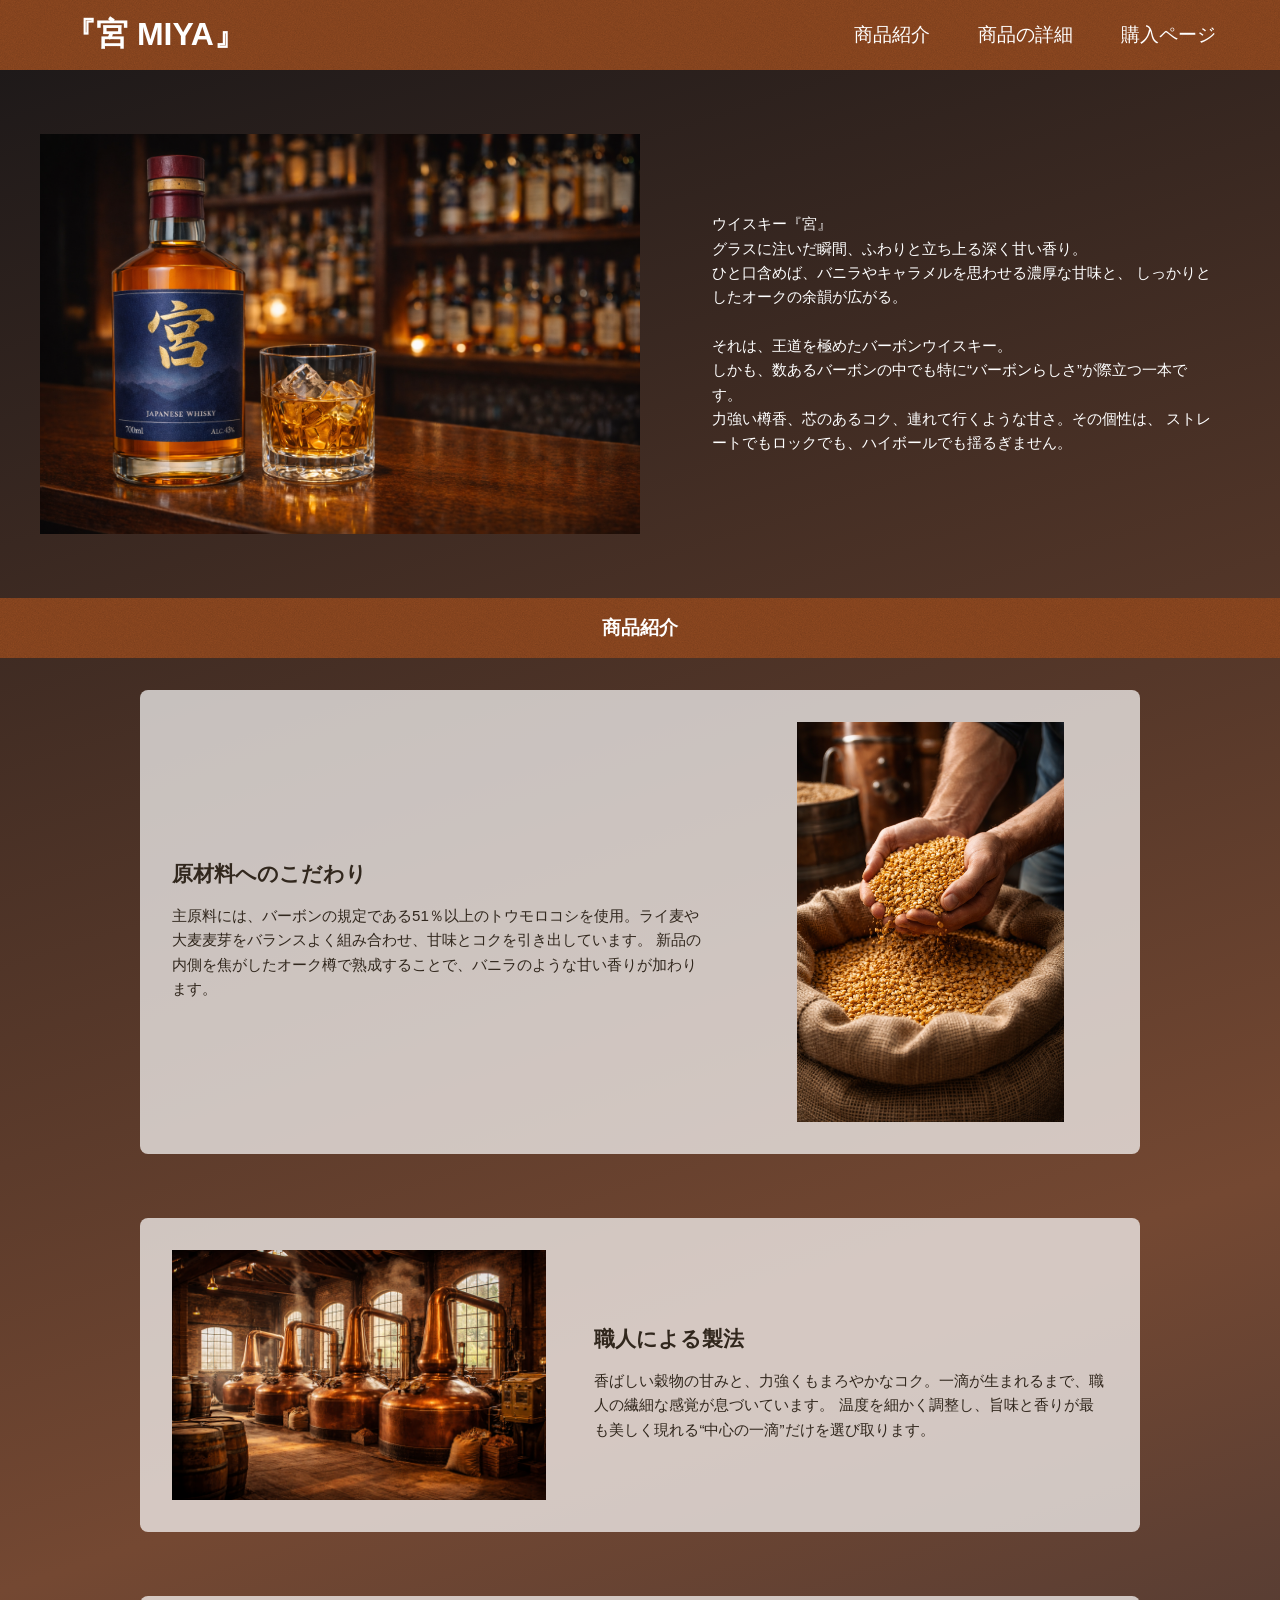
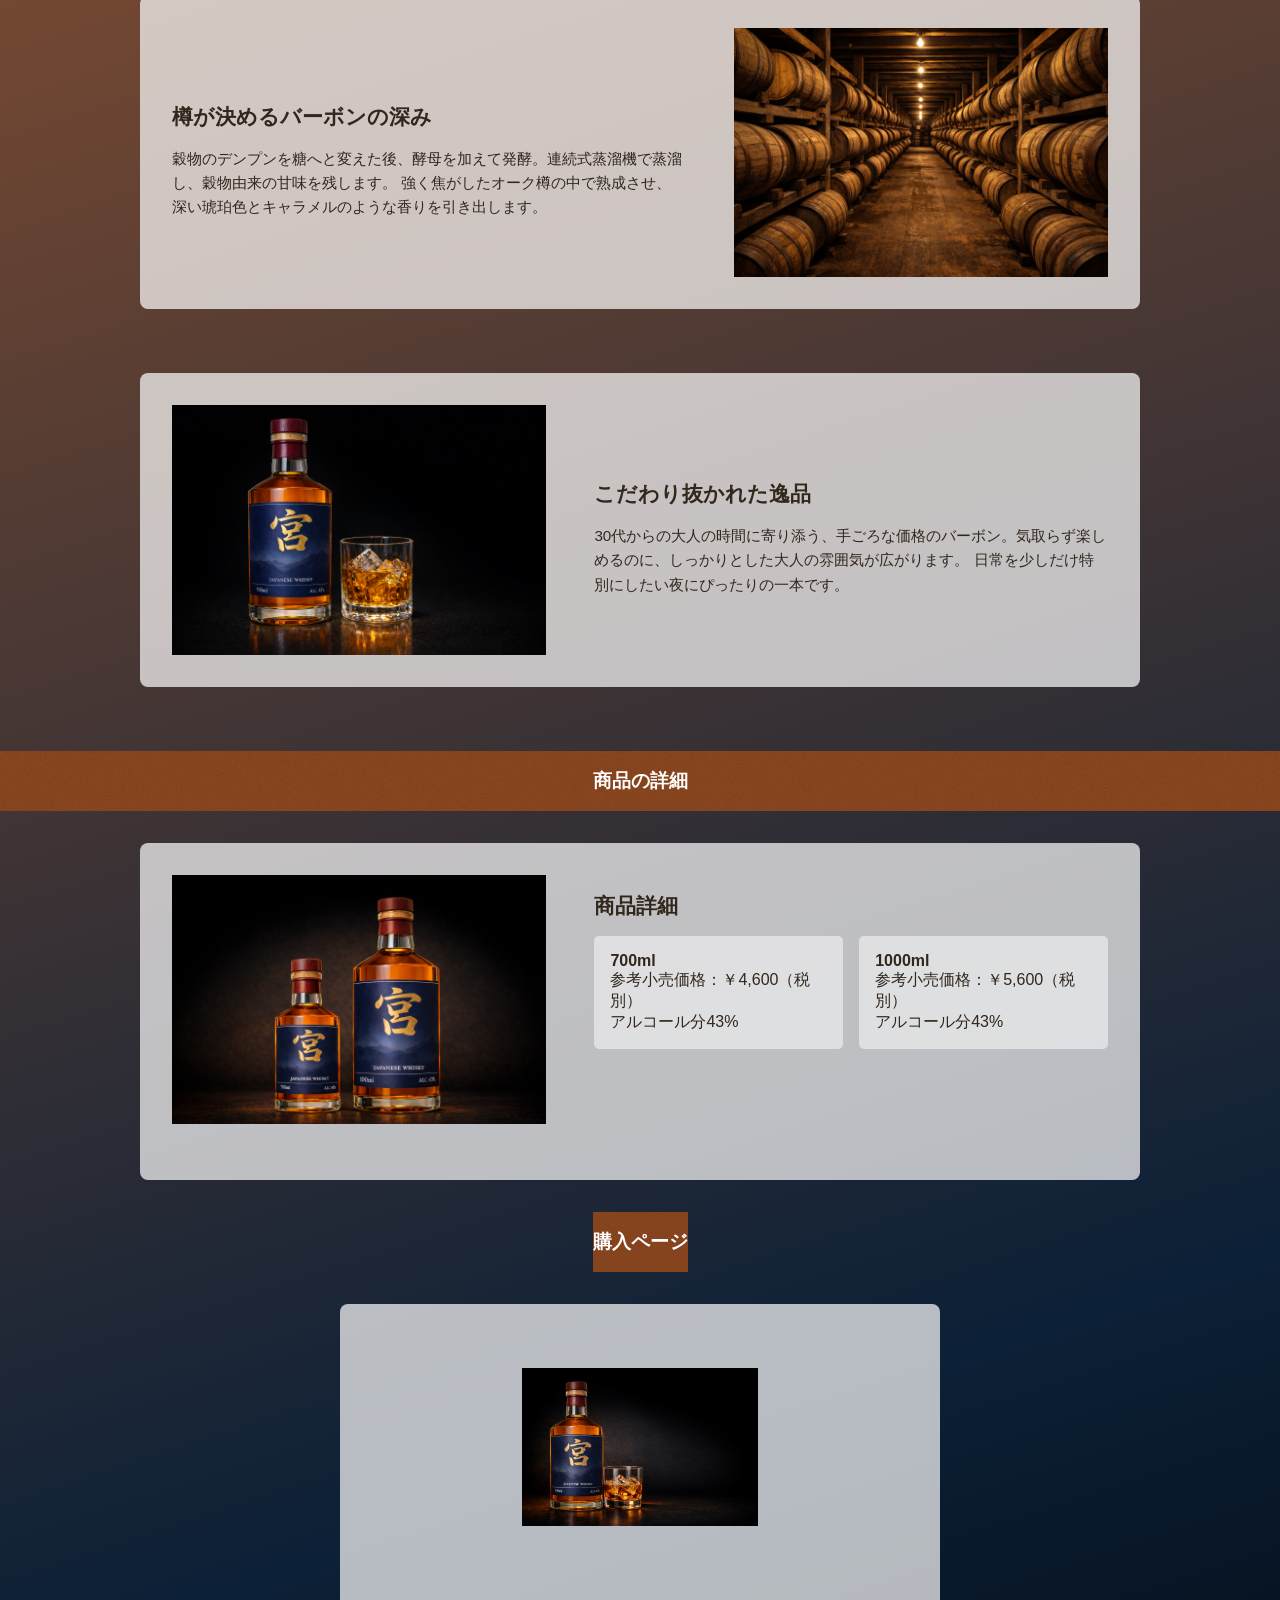
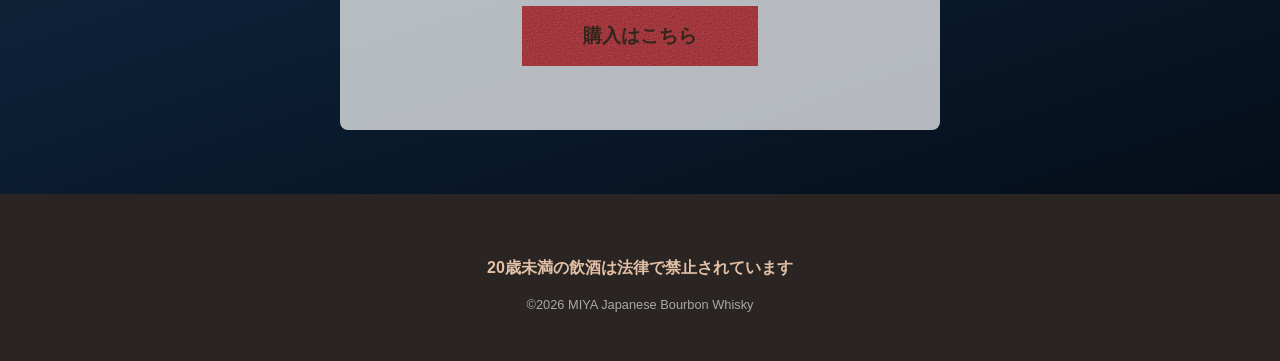
<file: index.html>
<!DOCTYPE html>
<html lang="ja">
<head>
    <meta charset="UTF-8">
    <meta name="viewport" content="width=device-width, initial-scale=1.0">
    <title>ウイスキー『宮』</title>
    <meta name="description" content="国産ウイスキー宮の商品サイトです">
    
    <meta property="og:locale" content="ja_JP">
    <meta property="og:type" content="website">
    <meta property="og:site_name" content="ウイスキー『宮』">
    <meta property="og:title" content="ウイスキー『宮』">
    <meta property="og:description" content="国産ウイスキー宮の商品サイトです">
    <meta property="og:url" content="https://yoshida9029.github.io/miyawebpage/">
    <meta property="og:image" content="https://github.com/yoshida9029/miyawebpage/blob/main/image/ogpimage.jpg?raw=true">
    <meta property="og:image:width" content="1200">
    <meta property="og:image:height" content="630">
    <meta name="twitter:card" content="summary_large_image">
    <meta name="robots" content="noindex,nofollow">

    <link rel="stylesheet" href="css/style.css">
</head>

<body>
    <header class="title01">
        <h1>『宮 MIYA』</h1>
        
        <button class="drawerButton">
            <span></span>
            <span></span>
            <span></span>
        </button>

        <nav id="drawerMenu">
            <ul>
                <li><a href="#title02">商品紹介</a></li>
                <li><a href="#title03">商品の詳細</a></li>
                <li><a href="#title04">購入ページ</a></li>
            </ul>
        </nav>
    </header>

    <main>
        <section class="sec01">
            <img class="bar" src="image/bar,Image01.png" alt="バーカウンターに置かれているウイスキー">
            <div class="text01-wrap">
                <p class="text01">ウイスキー『宮』<br>
                    グラスに注いだ瞬間、ふわりと立ち上る深く甘い香り。<br>
                    ひと口含めば、バニラやキャラメルを思わせる濃厚な甘味と、
                    しっかりとしたオークの余韻が広がる。<br><br>
                    それは、王道を極めたバーボンウイスキー。<br>
                    しかも、数あるバーボンの中でも特に“バーボンらしさ”が際立つ一本です。<br>
                    力強い樽香、芯のあるコク、連れて行くような甘さ。その個性は、
                    ストレートでもロックでも、ハイボールでも揺るぎません。
                </p>
            </div>
        </section>

        <section class="merchandise">
            <h3 id="title02" class="section-title">商品紹介</h3>
            
            <article class="merchandise-item">
                <img class="item-img" src="image/wheat,Image.png" alt="麦">
                <div class="item-content">
                    <h2>原材料へのこだわり</h2>
                    <p>
                        主原料には、バーボンの規定である51％以上のトウモロコシを使用。ライ麦や大麦麦芽をバランスよく組み合わせ、甘味とコクを引き出しています。
                        新品の内側を焦がしたオーク樽で熟成することで、バニラのような甘い香りが加わります。
                    </p>
                </div>
            </article>

            <article class="merchandise-item">
                <img class="item-img" src="image/pot,Image.png" alt="蒸留器">
                <div class="item-content">
                    <h2>職人による製法</h2>
                    <p>
                        香ばしい穀物の甘みと、力強くもまろやかなコク。一滴が生まれるまで、職人の繊細な感覚が息づいています。
                        温度を細かく調整し、旨味と香りが最も美しく現れる“中心の一滴”だけを選び取ります。
                    </p>
                </div>
            </article>

            <article class="merchandise-item">
                <img class="item-img" src="image/barrel,Image.png" alt="樽">
                <div class="item-content">
                    <h2>樽が決めるバーボンの深み</h2>
                    <p>
                        穀物のデンプンを糖へと変えた後、酵母を加えて発酵。連続式蒸溜機で蒸溜し、穀物由来の甘味を残します。
                        強く焦がしたオーク樽の中で熟成させ、深い琥珀色とキャラメルのような香りを引き出します。
                    </p>
                </div>
            </article>

            <article class="merchandise-item">
                <img class="item-img" src="image/bottle,glass01Image.png" alt="ボトル">
                <div class="item-content">
                    <h2>こだわり抜かれた逸品</h2>
                    <p>
                        30代からの大人の時間に寄り添う、手ごろな価格のバーボン。気取らず楽しめるのに、しっかりとした大人の雰囲気が広がります。
                        日常を少しだけ特別にしたい夜にぴったりの一本です。
                    </p>
                </div>
            </article>
        </section>

        <section class="price">
            <h3 id="title03" class="section-title">商品の詳細</h3>
            <article class="towbottleall">
                <img class="towbottleimg" src="image/bottle2,Image.png" alt="ボトル比較">
                <div class="details-content">
                    <h2>商品詳細</h2>
                    <div class="bottle-lists">
                        <ul>
                            <li><strong>700ml</strong></li>
                            <li>参考小売価格：￥4,600（税別）</li>
                            <li>アルコール分43%</li>
                        </ul>
                        <ul>
                            <li><strong>1000ml</strong></li>
                            <li>参考小売価格：￥5,600（税別）</li>
                            <li>アルコール分43%</li>
                        </ul>
                    </div>
                </div>
            </article>
        </section>

        <section class="shopall">
            <h3 id="title04" class="section-title">購入ページ</h3>
            <article class="shoppage">
                <img src="image/bottle,glass02Image.png" alt="購入" class="shopimg01">
                <div class="shop-btn-wrapper">
                    <input type="button" value="購入はこちら" class="shop01">
                </div>
            </article>
        </section>
    </main>

    <footer class="footer">
        <h3 class="alert">20歳未満の飲酒は法律で禁止されています</h3>
        <small class="copy">&copy;2026 MIYA Japanese Bourbon Whisky</small>
    </footer>

    <script>
        const drawerButton = document.querySelector('.drawerButton');
        const drawerMenu = document.querySelector('#drawerMenu');

        drawerButton.addEventListener('click', () => {
            drawerButton.classList.toggle('active');
            drawerMenu.classList.toggle('active');
        });

        const navLinks = document.querySelectorAll('#drawerMenu a');
        navLinks.forEach(link => {
            link.addEventListener('click', () => {
                drawerButton.classList.remove('active');
                drawerMenu.classList.remove('active');
            });
        });
    </script>
</body>
</html>
</file>
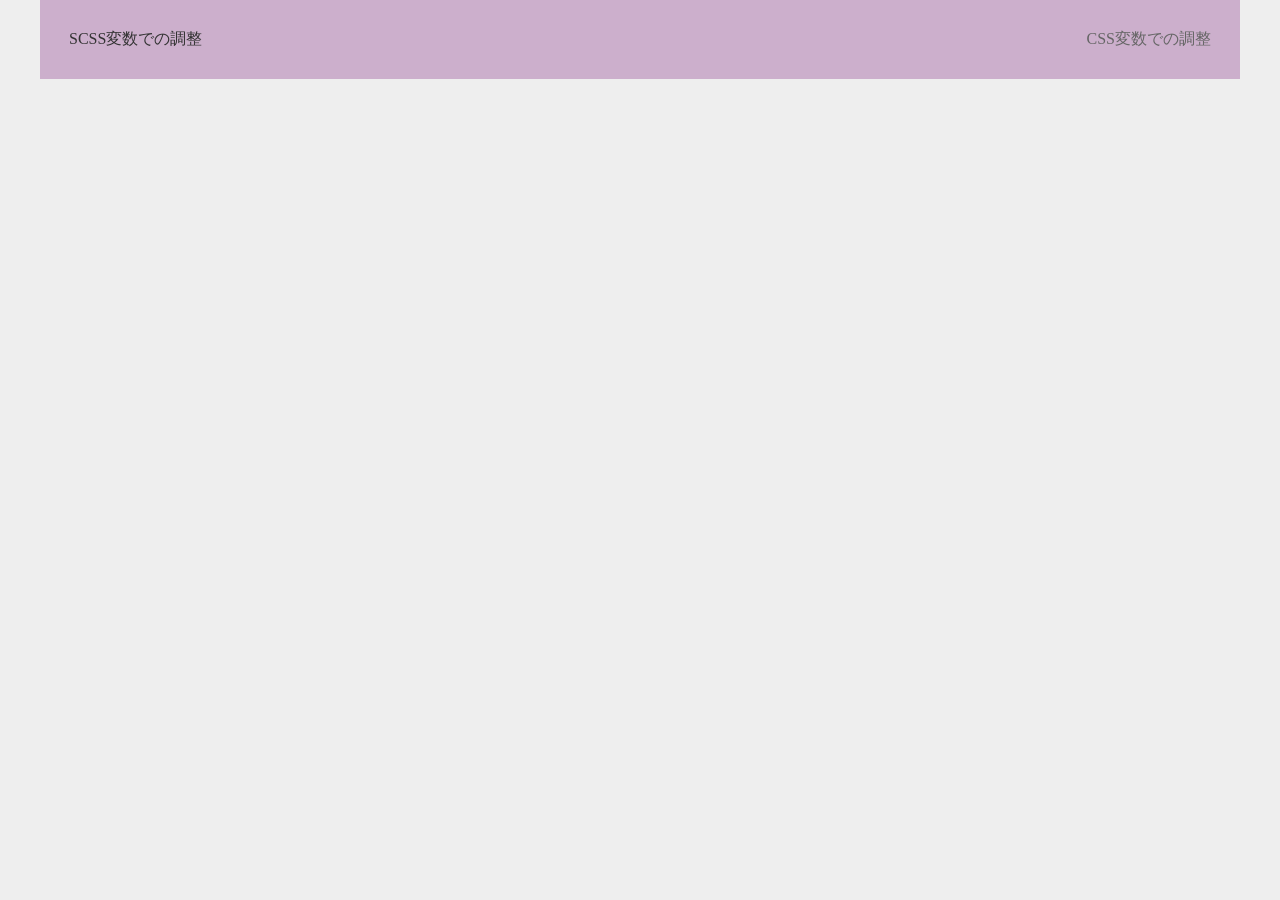
<file: variables/index.html>
<!DOCTYPE html>
<html lang="ja">

<head>
    <meta charset="UTF-8">
    <meta name="viewport" content="width=device-width, initial-scale=1.0">
    <title>Document</title>
    <link rel="stylesheet" href="css/style.css">
</head>

<body>
    <section class="sec">
        <p class="test01">SCSS変数での調整</p>
        <p class="test02">CSS変数での調整</p>
    </section>

</body>

</html>
</file>
<file: css/style.css>
body {
  background: #1A1718;
  background: linear-gradient(162deg, rgb(26, 23, 24) 0%, rgb(116, 72, 50) 40%, rgb(12, 32, 55) 82%, rgb(3, 8, 16) 100%);
  color: white;
  font-family: sans-serif;
  margin: 0;
  overflow-x: hidden;
}

ul {
  list-style: none;
  padding: 0;
  margin: 0;
}

a {
  color: inherit;
  text-decoration: none;
}

.section-title {
  background-image: url("../image/header,image1.png");
  background-size: cover;
  background-position: center;
  height: 60px;
  display: flex;
  align-items: center;
  justify-content: center;
  margin: 2rem 0;
}

.title01 {
  display: flex;
  justify-content: space-between;
  align-items: center;
  padding: 0 1.5rem;
  height: 70px;
  background-image: url("../image/header,image1.png");
  background-size: cover;
  position: relative;
  z-index: 100;
}
.title01 h1 {
  font-size: 1.2rem;
}
.title01 .drawerButton {
  background: transparent;
  border: none;
  cursor: pointer;
  display: flex;
  flex-direction: column;
  gap: 5px;
  z-index: 110;
}
.title01 .drawerButton span {
  display: block;
  width: 25px;
  height: 2px;
  background-color: white;
  transition: 0.3s;
}
.title01 .drawerButton.active span:nth-child(1) {
  transform: translateY(7px) rotate(45deg);
}
.title01 .drawerButton.active span:nth-child(2) {
  opacity: 0;
}
.title01 .drawerButton.active span:nth-child(3) {
  transform: translateY(-7px) rotate(-45deg);
}
.title01 #drawerMenu {
  position: fixed;
  top: 0;
  right: -100%;
  width: 80%;
  height: 100vh;
  background: rgba(26, 23, 24, 0.98);
  transition: 0.3s;
  padding-top: 100px;
  z-index: 105;
}
.title01 #drawerMenu.active {
  right: 0;
}
.title01 #drawerMenu ul {
  display: flex;
  flex-direction: column;
  align-items: center;
  gap: 2rem;
}
.title01 #drawerMenu ul a {
  font-size: 1.2rem;
}

.sec01 {
  text-align: center;
}
.sec01 .bar {
  width: 100%;
  height: auto;
}
.sec01 .text01-wrap {
  padding: 2rem 1.5rem;
  line-height: 1.8;
  font-size: 0.9rem;
}

.merchandise-item, .towbottleall, .shoppage {
  background-color: rgba(255, 255, 255, 0.7);
  color: #31271D;
  margin: 0 1rem 3rem;
  padding: 2rem;
  border-radius: 8px;
  text-align: center;
  box-sizing: border-box;
}

.item-img, .towbottleimg, .shopimg01 {
  max-width: 100%;
  height: auto;
  max-height: 250px;
  -o-object-fit: contain;
     object-fit: contain;
  margin-bottom: 1.5rem;
}

h2 {
  font-size: 1.3rem;
  margin-bottom: 1rem;
}

p {
  text-align: left;
  font-size: 0.95rem;
  line-height: 1.6;
  margin: 0;
}

.bottle-lists {
  display: flex;
  flex-direction: column;
  gap: 1rem;
}
.bottle-lists ul {
  background: rgba(255, 255, 255, 0.5);
  padding: 1rem;
  border-radius: 5px;
  text-align: left;
}

.shopall {
  display: flex;
  flex-direction: column;
  align-items: center;
}
.shopall .shoppage {
  width: calc(100% - 2rem);
  max-width: 600px;
  display: flex;
  flex-direction: column;
  align-items: center;
}
.shopall .shop-btn-wrapper {
  width: 100%;
  display: flex;
  justify-content: center;
  margin-top: 1rem;
}
.shopall .shop01 {
  background-image: url("../image/shopbtn01.png");
  background-size: 100% 100%;
  background-repeat: no-repeat;
  background-color: transparent;
  border: none;
  width: 280px;
  height: 60px;
  font-size: 1.2rem;
  font-weight: bold;
  color: #31271D;
  cursor: pointer;
  transition: opacity 0.3s;
}
.shopall .shop01:hover {
  opacity: 0.8;
}

.footer {
  text-align: center;
  padding: 3rem 1rem;
  background: #2a2522;
}
.footer .alert {
  font-size: 1rem;
  color: #e2c0a8;
  margin-bottom: 1rem;
}
.footer .copy {
  font-size: 0.8rem;
  opacity: 0.6;
}

@media (min-width: 900px) {
  .title01 {
    padding: 0 5%;
  }
  .title01 h1 {
    font-size: 2rem;
  }
  .title01 .drawerButton {
    display: none;
  }
  .title01 #drawerMenu {
    position: static;
    width: auto;
    height: auto;
    background: transparent;
    padding-top: 0;
  }
  .title01 #drawerMenu ul {
    flex-direction: row;
    gap: 3rem;
  }
  .sec01 {
    display: flex;
    align-items: center;
    max-width: 1200px;
    margin: 4rem auto;
    gap: 3rem;
  }
  .sec01 .bar {
    width: 50%;
  }
  .sec01 .text01-wrap {
    width: 50%;
    text-align: left;
  }
  .merchandise-item {
    display: flex;
    max-width: 1000px;
    margin: 0 auto 4rem;
    align-items: center;
    gap: 3rem;
    text-align: left;
  }
  .merchandise-item .item-img {
    width: 40%;
    max-height: 400px;
    margin-bottom: 0;
  }
  .merchandise-item .item-content {
    width: 60%;
  }
  .merchandise-item:nth-child(even) {
    flex-direction: row-reverse;
  }
  .shoppage {
    display: flex;
    max-width: 1000px;
    margin: 0 auto 4rem;
    align-items: center;
    gap: 4rem;
    padding: 4rem;
  }
  .shoppage .shopimg01 {
    width: 50%;
    max-height: 500px;
    margin-bottom: 0;
  }
  .shoppage .shop-btn-wrapper {
    width: 50%;
    display: flex;
    justify-content: center;
  }
  .towbottleall {
    display: flex;
    max-width: 1000px;
    margin: 0 auto;
    gap: 3rem;
  }
  .towbottleall .towbottleimg {
    width: 40%;
    max-height: 450px;
  }
  .towbottleall .details-content {
    width: 60%;
    text-align: left;
  }
  .towbottleall .bottle-lists {
    flex-direction: row;
  }
}/*# sourceMappingURL=style.css.map */
</file>
<file: variables/css/style.css>
@charset "UTF-8";
/* これはリセットCSSです */
/* resset.dev • v5.0.2 */
/* # =================================================================
   # Global selectors
   # ================================================================= */
html {
  box-sizing: border-box;
  -webkit-text-size-adjust: 100%;
  /* Prevent adjustments of font size after orientation changes in iOS */
  word-break: normal;
  -moz-tab-size: 4;
  -o-tab-size: 4;
     tab-size: 4;
}

*,
::before,
::after {
  background-repeat: no-repeat;
  /* Set `background-repeat: no-repeat` to all elements and pseudo elements */
  box-sizing: inherit;
}

::before,
::after {
  text-decoration: inherit;
  /* Inherit text-decoration and vertical align to ::before and ::after pseudo elements */
  vertical-align: inherit;
}

* {
  padding: 0;
  /* Reset `padding` and `margin` of all elements */
  margin: 0;
}

/* # =================================================================
   # General elements
   # ================================================================= */
hr {
  overflow: visible;
  /* Show the overflow in Edge and IE */
  height: 0;
  /* Add the correct box sizing in Firefox */
  color: inherit;
  /* Correct border color in Firefox. */
}

details,
main {
  display: block;
  /* Render the `main` element consistently in IE. */
}

summary {
  display: list-item;
  /* Add the correct display in all browsers */
}

small {
  font-size: 80%;
  /* Set font-size to 80% in `small` elements */
}

[hidden] {
  display: none;
  /* Add the correct display in IE */
}

abbr[title] {
  border-bottom: none;
  /* Remove the bottom border in Chrome 57 */
  /* Add the correct text decoration in Chrome, Edge, IE, Opera, and Safari */
  text-decoration: underline;
  -webkit-text-decoration: underline dotted;
          text-decoration: underline dotted;
}

a {
  background-color: transparent;
  /* Remove the gray background on active links in IE 10 */
}

a:active,
a:hover {
  outline-width: 0;
  /* Remove the outline when hovering in all browsers */
}

code,
kbd,
pre,
samp {
  font-family: monospace, monospace;
  /* Specify the font family of code elements */
}

pre {
  font-size: 1em;
  /* Correct the odd `em` font sizing in all browsers */
}

b,
strong {
  font-weight: bolder;
  /* Add the correct font weight in Chrome, Edge, and Safari */
}

/* https://gist.github.com/unruthless/413930 */
sub,
sup {
  font-size: 75%;
  line-height: 0;
  position: relative;
  vertical-align: baseline;
}

sub {
  bottom: -0.25em;
}

sup {
  top: -0.5em;
}

table {
  border-color: inherit;
  /* Correct border color in all Chrome, Edge, and Safari. */
  text-indent: 0;
  /* Remove text indentation in Chrome, Edge, and Safari */
}

iframe {
  border-style: none;
}

/* # =================================================================
   # Forms
   # ================================================================= */
input {
  border-radius: 0;
}

[type=number]::-webkit-inner-spin-button,
[type=number]::-webkit-outer-spin-button {
  height: auto;
  /* Correct the cursor style of increment and decrement buttons in Chrome */
}

[type=search] {
  -webkit-appearance: textfield;
  /* Correct the odd appearance in Chrome and Safari */
  outline-offset: -2px;
  /* Correct the outline style in Safari */
}

[type=search]::-webkit-search-decoration {
  -webkit-appearance: none;
  /* Remove the inner padding in Chrome and Safari on macOS */
}

textarea {
  overflow: auto;
  /* Internet Explorer 11+ */
  resize: vertical;
  /* Specify textarea resizability */
}

button,
input,
optgroup,
select,
textarea {
  font: inherit;
  /* Specify font inheritance of form elements */
}

optgroup {
  font-weight: bold;
  /* Restore the font weight unset by the previous rule */
}

button {
  overflow: visible;
  /* Address `overflow` set to `hidden` in IE 8/9/10/11 */
}

button,
select {
  text-transform: none;
  /* Firefox 40+, Internet Explorer 11- */
}

/* Apply cursor pointer to button elements */
button,
[type=button],
[type=reset],
[type=submit],
[role=button] {
  cursor: pointer;
}

/* Remove inner padding and border in Firefox 4+ */
button::-moz-focus-inner,
[type=button]::-moz-focus-inner,
[type=reset]::-moz-focus-inner,
[type=submit]::-moz-focus-inner {
  border-style: none;
  padding: 0;
}

/* Replace focus style removed in the border reset above */
button:-moz-focusring,
[type=button]::-moz-focus-inner,
[type=reset]::-moz-focus-inner,
[type=submit]::-moz-focus-inner {
  outline: 1px dotted ButtonText;
}

button,
html [type=button],
[type=reset],
[type=submit] {
  -webkit-appearance: button;
  /* Correct the inability to style clickable types in iOS */
}

/* Remove the default button styling in all browsers */
button,
input,
select,
textarea {
  background-color: transparent;
  border-style: none;
}

a:focus,
button:focus,
input:focus,
select:focus,
textarea:focus {
  outline-width: 0;
}

/* Style select like a standard input */
select {
  -moz-appearance: none;
  /* Firefox 36+ */
  -webkit-appearance: none;
  /* Chrome 41+ */
}

select::-ms-expand {
  display: none;
  /* Internet Explorer 11+ */
}

select::-ms-value {
  color: currentColor;
  /* Internet Explorer 11+ */
}

legend {
  border: 0;
  /* Correct `color` not being inherited in IE 8/9/10/11 */
  color: inherit;
  /* Correct the color inheritance from `fieldset` elements in IE */
  display: table;
  /* Correct the text wrapping in Edge and IE */
  max-width: 100%;
  /* Correct the text wrapping in Edge and IE */
  white-space: normal;
  /* Correct the text wrapping in Edge and IE */
  max-width: 100%;
  /* Correct the text wrapping in Edge 18- and IE */
}

::-webkit-file-upload-button {
  /* Correct the inability to style clickable types in iOS and Safari */
  -webkit-appearance: button;
  color: inherit;
  font: inherit;
  /* Change font properties to `inherit` in Chrome and Safari */
}

/* Replace pointer cursor in disabled elements */
[disabled] {
  cursor: default;
}

/* # =================================================================
   # Specify media element style
   # ================================================================= */
img {
  border-style: none;
  /* Remove border when inside `a` element in IE 8/9/10 */
}

/* Add the correct vertical alignment in Chrome, Firefox, and Opera */
progress {
  vertical-align: baseline;
}

/* # =================================================================
   # Accessibility
   # ================================================================= */
/* Specify the progress cursor of updating elements */
[aria-busy=true] {
  cursor: progress;
}

/* Specify the pointer cursor of trigger elements */
[aria-controls] {
  cursor: pointer;
}

/* Specify the unstyled cursor of disabled, not-editable, or otherwise inoperable elements */
[aria-disabled=true] {
  cursor: default;
}

:root {
  --maincolor: #ccafcc;
  --baseColor: #eeeeee;
  --accentColor: #7fffff;
  --paddingS: 0.5rem;
  --contentWidth: 1200px;
}

body {
  background-color: #eeeeee;
}

.sec {
  max-width: 600px;
  max-width: var(--contentWidth);
  margin-inline: auto;
  border: 1px solid #ccafcc;
  padding: var(--paddingS);
  background-color: var(--maincolor);
  display: flex;
  justify-content: space-between;
  align-items: center;
}

.test01 {
  color: #ccafcc;
  color: #333333;
  text-align: center;
  padding: 20px;
}

.test02 {
  color: var(--maincolor);
  color: #666666;
  text-align: center;
  padding: 20px;
}/*# sourceMappingURL=style.css.map */
</file>
